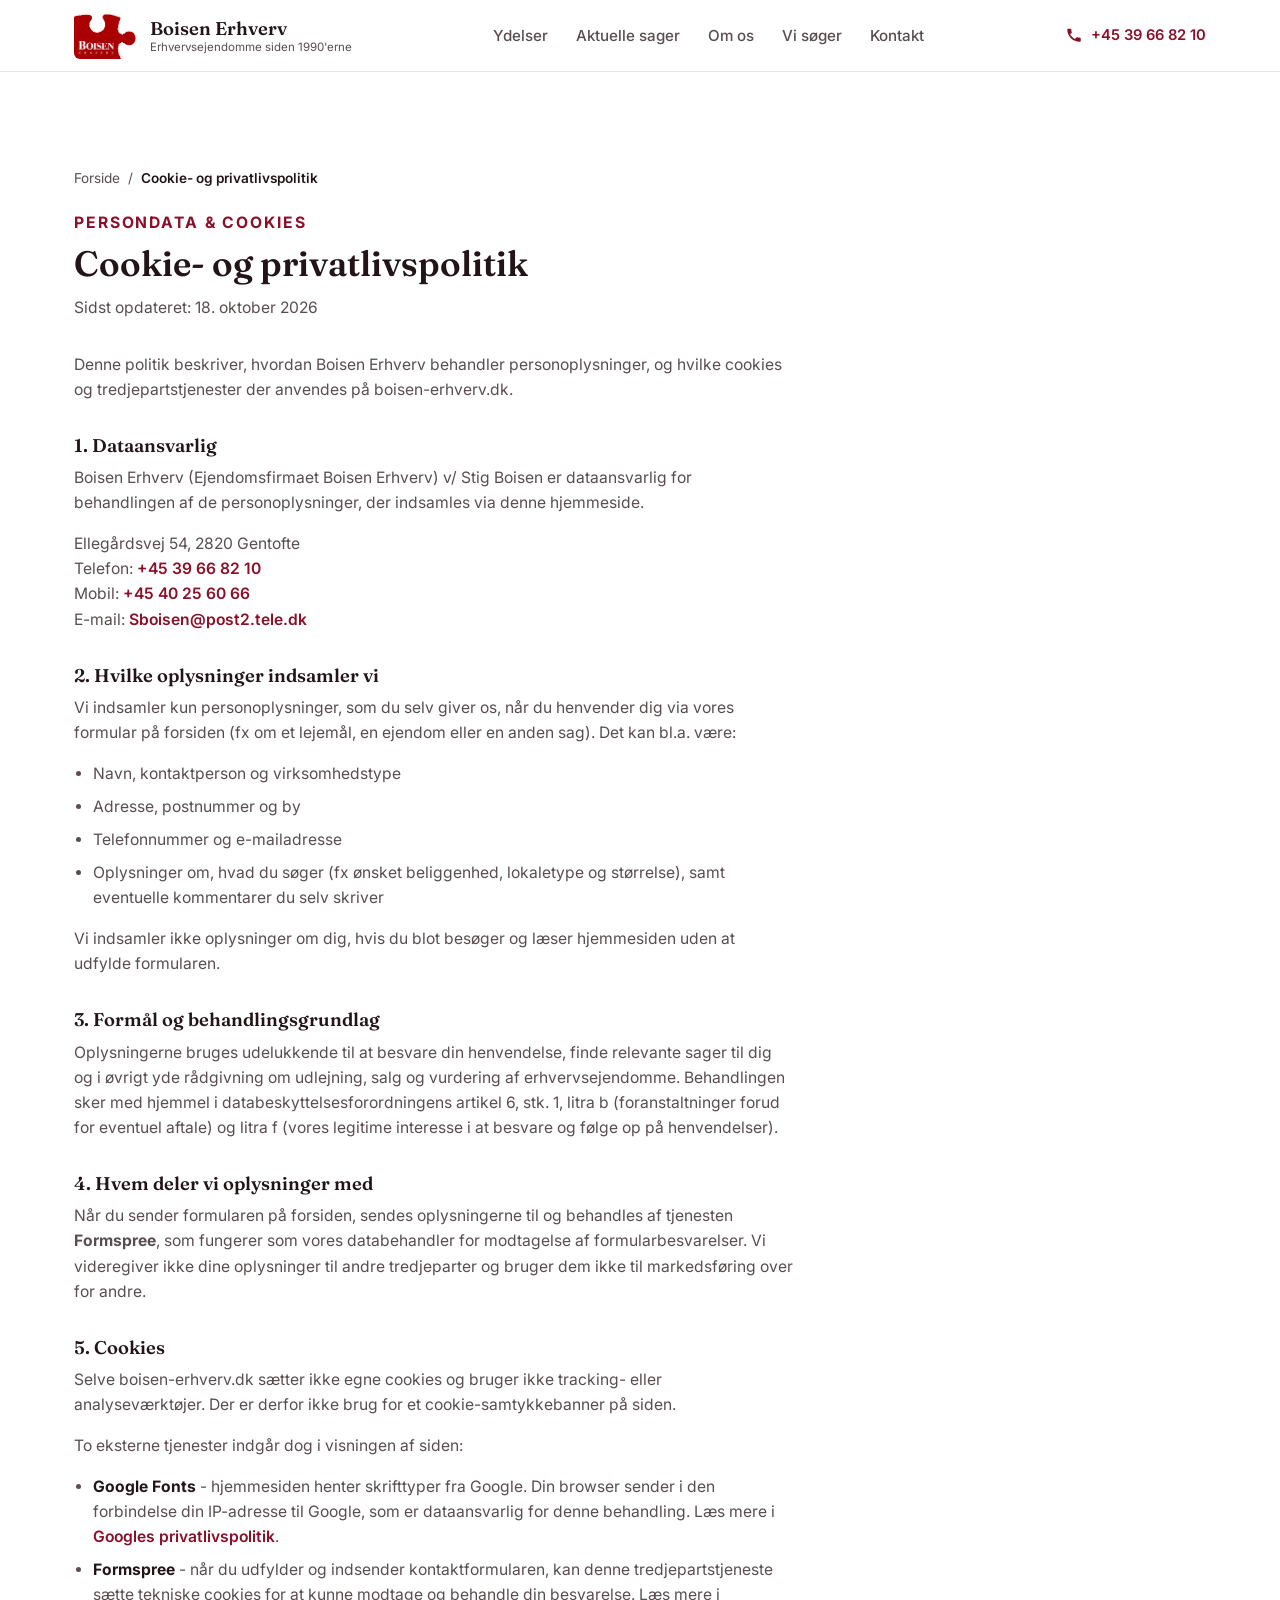
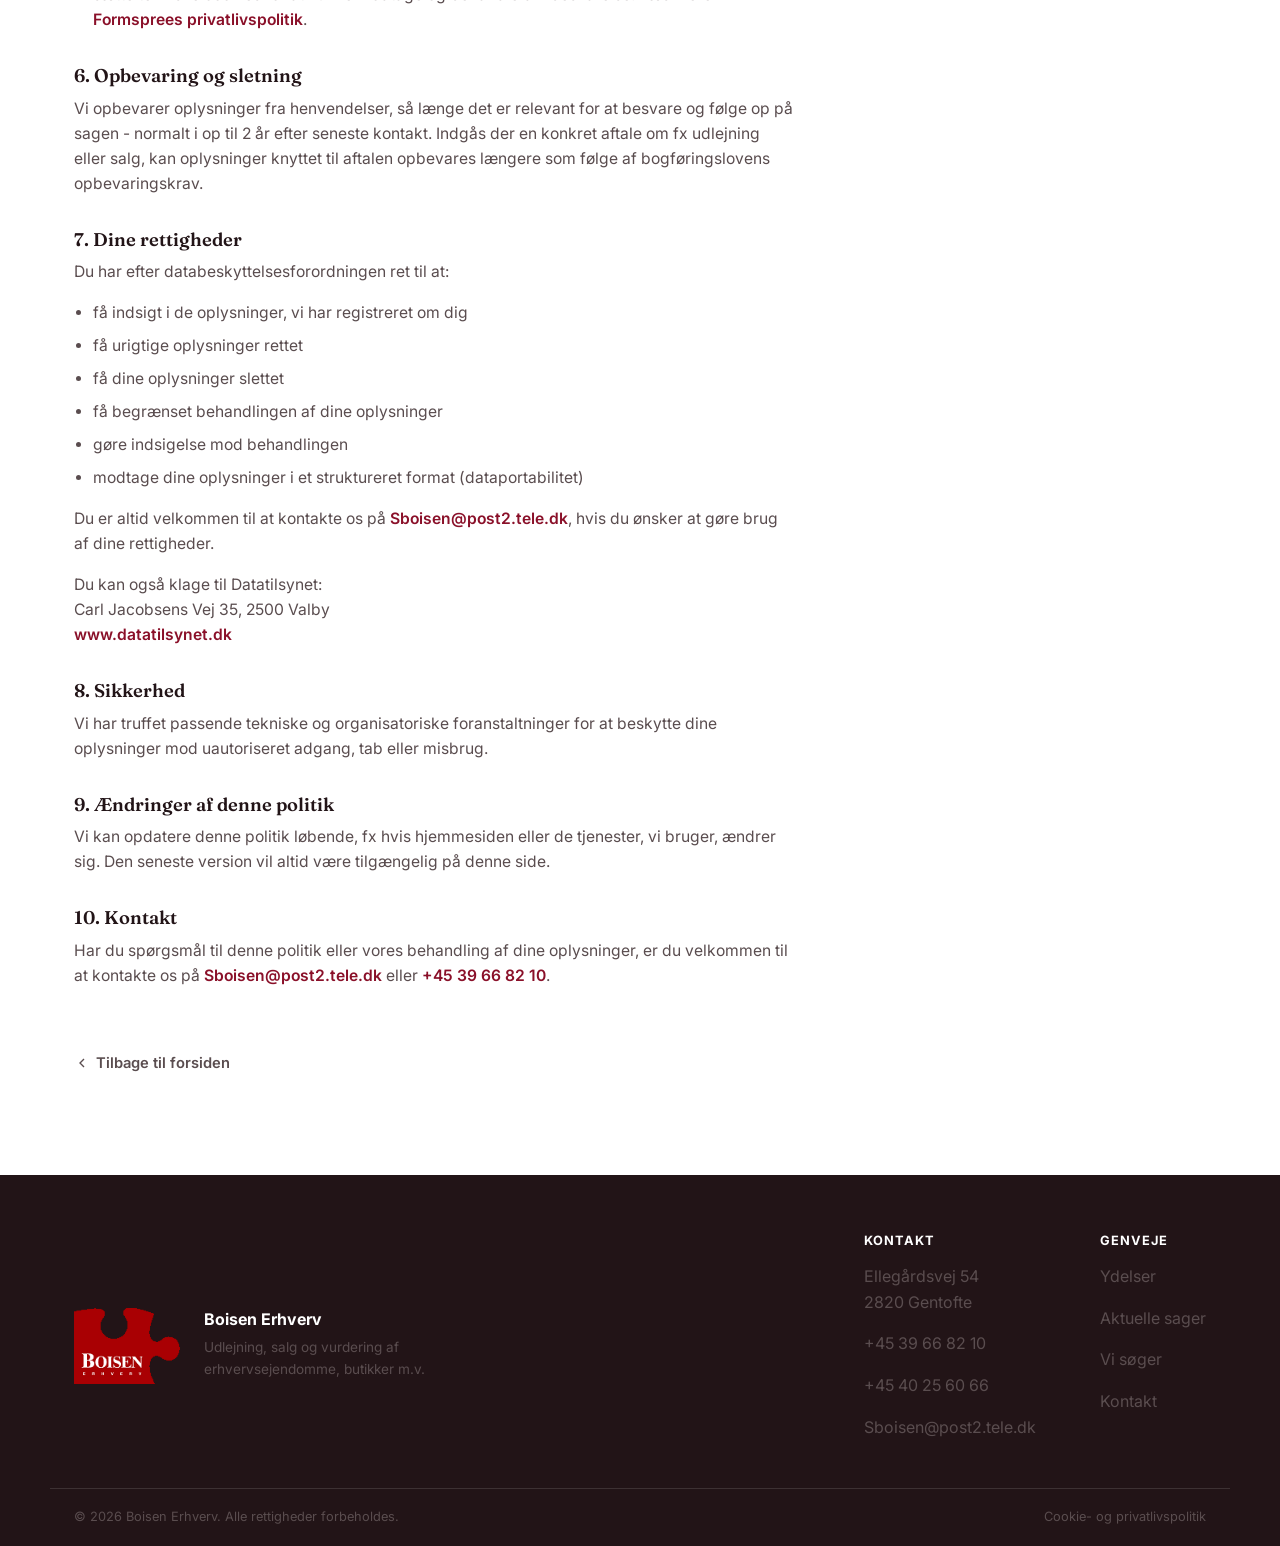
<file: privatlivspolitik/index.html>
<!doctype html>
<html lang="da">
<head>
<meta charset="UTF-8">
<meta name="viewport" content="width=device-width, initial-scale=1">
<title>Cookie- og privatlivspolitik - Boisen Erhverv</title>
<meta name="description" content="Læs hvordan Boisen Erhverv behandler personoplysninger og bruger cookies på boisen-erhverv.dk.">
<meta name="robots" content="index, follow">
<link rel="canonical" href="https://boisen-erhverv.dk/privatlivspolitik/">
<meta property="og:title" content="Cookie- og privatlivspolitik - Boisen Erhverv">
<meta property="og:description" content="Læs hvordan Boisen Erhverv behandler personoplysninger og bruger cookies på boisen-erhverv.dk.">
<meta property="og:url" content="https://boisen-erhverv.dk/privatlivspolitik/">
<meta property="og:type" content="website">
<meta property="og:locale" content="da_DK">
<link rel="icon" type="image/png" href="/images/logo.png">
<link rel="preconnect" href="https://fonts.googleapis.com">
<link rel="preconnect" href="https://fonts.gstatic.com" crossorigin>
<link href="https://fonts.googleapis.com/css2?family=Inter:wght@400;500;600;700;800&family=Fraunces:opsz,wght@9..144,500;9..144,600&display=swap" rel="stylesheet">
<link rel="stylesheet" href="/css/styles.css">
</head>
<body>

<a class="skip-link" href="#main">Spring til indhold</a>

<header class="site-header" id="top">
  <div class="wrap header-inner">
    <a class="brand" href="/" aria-label="Boisen Erhverv - forside">
      <img src="/images/logo.png" alt="Boisen Erhverv" width="64" height="47" class="brand-mark">
      <span class="brand-text">
        <span class="brand-name">Boisen Erhverv</span>
        <span class="brand-tag">Erhvervsejendomme siden 1990'erne</span>
      </span>
    </a>

    <nav class="main-nav" id="main-nav" aria-label="Hovedmenu">
      <ul>
        <li><a href="/#ydelser">Ydelser</a></li>
        <li><a href="/#sager">Aktuelle sager</a></li>
        <li><a href="/#om-os">Om os</a></li>
        <li><a href="/#soeges">Vi søger</a></li>
        <li><a href="/#kontakt">Kontakt</a></li>
      </ul>
    </nav>

    <div class="header-actions">
      <a class="tel-link" href="tel:+4539668210">
        <svg viewBox="0 0 24 24" aria-hidden="true" class="icon"><path d="M6.6 10.8c1.4 2.8 3.8 5.1 6.6 6.6l2.2-2.2c.3-.3.7-.4 1-.2 1.1.4 2.3.6 3.6.6.6 0 1 .4 1 1V20c0 .6-.4 1-1 1C10.4 21 3 13.6 3 4.6c0-.6.4-1 1-1h3.4c.6 0 1 .4 1 1 0 1.3.2 2.5.6 3.6.1.4 0 .8-.2 1l-2.2 2.2z"/></svg>
        <span>+45 39 66 82 10</span>
      </a>
      <button class="nav-toggle" id="nav-toggle" aria-expanded="false" aria-controls="main-nav" aria-label="Åbn menu">
        <span></span><span></span><span></span>
      </button>
    </div>
  </div>
</header>

<main id="main">
  <section class="section legal">
    <div class="wrap">
      <nav class="breadcrumb" aria-label="Brødkrumme">
        <a href="/">Forside</a>
        <span aria-hidden="true">/</span>
        <span aria-current="page">Cookie- og privatlivspolitik</span>
      </nav>

      <div class="legal-page">
        <p class="eyebrow">Persondata &amp; cookies</p>
        <h1>Cookie- og privatlivspolitik</h1>
        <p class="legal-updated">Sidst opdateret: 18. oktober 2026</p>

        <p>Denne politik beskriver, hvordan Boisen Erhverv behandler personoplysninger, og hvilke cookies og tredjepartstjenester der anvendes på boisen-erhverv.dk.</p>

        <h2>1. Dataansvarlig</h2>
        <p>Boisen Erhverv (Ejendomsfirmaet Boisen Erhverv) v/ Stig Boisen er dataansvarlig for behandlingen af de personoplysninger, der indsamles via denne hjemmeside.</p>
        <p>
          Ellegårdsvej 54, 2820 Gentofte<br>
          Telefon: <a href="tel:+4539668210">+45 39 66 82 10</a><br>
          Mobil: <a href="tel:+4540256066">+45 40 25 60 66</a><br>
          E-mail: <a href="mailto:Sboisen@post2.tele.dk">Sboisen@post2.tele.dk</a>
        </p>

        <h2>2. Hvilke oplysninger indsamler vi</h2>
        <p>Vi indsamler kun personoplysninger, som du selv giver os, når du henvender dig via vores formular på forsiden (fx om et lejemål, en ejendom eller en anden sag). Det kan bl.a. være:</p>
        <ul>
          <li>Navn, kontaktperson og virksomhedstype</li>
          <li>Adresse, postnummer og by</li>
          <li>Telefonnummer og e-mailadresse</li>
          <li>Oplysninger om, hvad du søger (fx ønsket beliggenhed, lokaletype og størrelse), samt eventuelle kommentarer du selv skriver</li>
        </ul>
        <p>Vi indsamler ikke oplysninger om dig, hvis du blot besøger og læser hjemmesiden uden at udfylde formularen.</p>

        <h2>3. Formål og behandlingsgrundlag</h2>
        <p>Oplysningerne bruges udelukkende til at besvare din henvendelse, finde relevante sager til dig og i øvrigt yde rådgivning om udlejning, salg og vurdering af erhvervsejendomme. Behandlingen sker med hjemmel i databeskyttelsesforordningens artikel 6, stk. 1, litra b (foranstaltninger forud for eventuel aftale) og litra f (vores legitime interesse i at besvare og følge op på henvendelser).</p>

        <h2>4. Hvem deler vi oplysninger med</h2>
        <p>Når du sender formularen på forsiden, sendes oplysningerne til og behandles af tjenesten <strong>Formspree</strong>, som fungerer som vores databehandler for modtagelse af formularbesvarelser. Vi videregiver ikke dine oplysninger til andre tredjeparter og bruger dem ikke til markedsføring over for andre.</p>

        <h2>5. Cookies</h2>
        <p>Selve boisen-erhverv.dk sætter ikke egne cookies og bruger ikke tracking- eller analyseværktøjer. Der er derfor ikke brug for et cookie-samtykkebanner på siden.</p>
        <p>To eksterne tjenester indgår dog i visningen af siden:</p>
        <ul>
          <li><strong>Google Fonts</strong> - hjemmesiden henter skrifttyper fra Google. Din browser sender i den forbindelse din IP-adresse til Google, som er dataansvarlig for denne behandling. Læs mere i <a href="https://policies.google.com/privacy" target="_blank" rel="noopener">Googles privatlivspolitik</a>.</li>
          <li><strong>Formspree</strong> - når du udfylder og indsender kontaktformularen, kan denne tredjepartstjeneste sætte tekniske cookies for at kunne modtage og behandle din besvarelse. Læs mere i <a href="https://formspree.io/legal/privacy-policy/" target="_blank" rel="noopener">Formsprees privatlivspolitik</a>.</li>
        </ul>

        <h2>6. Opbevaring og sletning</h2>
        <p>Vi opbevarer oplysninger fra henvendelser, så længe det er relevant for at besvare og følge op på sagen - normalt i op til 2 år efter seneste kontakt. Indgås der en konkret aftale om fx udlejning eller salg, kan oplysninger knyttet til aftalen opbevares længere som følge af bogføringslovens opbevaringskrav.</p>

        <h2>7. Dine rettigheder</h2>
        <p>Du har efter databeskyttelsesforordningen ret til at:</p>
        <ul>
          <li>få indsigt i de oplysninger, vi har registreret om dig</li>
          <li>få urigtige oplysninger rettet</li>
          <li>få dine oplysninger slettet</li>
          <li>få begrænset behandlingen af dine oplysninger</li>
          <li>gøre indsigelse mod behandlingen</li>
          <li>modtage dine oplysninger i et struktureret format (dataportabilitet)</li>
        </ul>
        <p>Du er altid velkommen til at kontakte os på <a href="mailto:Sboisen@post2.tele.dk">Sboisen@post2.tele.dk</a>, hvis du ønsker at gøre brug af dine rettigheder.</p>
        <p>Du kan også klage til Datatilsynet:<br>
          Carl Jacobsens Vej 35, 2500 Valby<br>
          <a href="https://www.datatilsynet.dk" target="_blank" rel="noopener">www.datatilsynet.dk</a></p>

        <h2>8. Sikkerhed</h2>
        <p>Vi har truffet passende tekniske og organisatoriske foranstaltninger for at beskytte dine oplysninger mod uautoriseret adgang, tab eller misbrug.</p>

        <h2>9. Ændringer af denne politik</h2>
        <p>Vi kan opdatere denne politik løbende, fx hvis hjemmesiden eller de tjenester, vi bruger, ændrer sig. Den seneste version vil altid være tilgængelig på denne side.</p>

        <h2>10. Kontakt</h2>
        <p>Har du spørgsmål til denne politik eller vores behandling af dine oplysninger, er du velkommen til at kontakte os på <a href="mailto:Sboisen@post2.tele.dk">Sboisen@post2.tele.dk</a> eller <a href="tel:+4539668210">+45 39 66 82 10</a>.</p>
      </div>

      <a class="back-link" href="/">
        <svg viewBox="0 0 24 24" width="16" height="16" fill="none" stroke="currentColor" stroke-width="2"><path d="M15 18l-6-6 6-6"/></svg>
        Tilbage til forsiden
      </a>
    </div>
  </section>
</main>

<footer class="site-footer">
  <div class="wrap footer-inner">
    <div class="footer-brand">
      <img src="/images/logo.png" alt="Boisen Erhverv" width="110" height="80">
      <div>
        <p class="footer-name">Boisen Erhverv</p>
        <p class="footer-tag">Udlejning, salg og vurdering af erhvervsejendomme, butikker m.v.</p>
      </div>
    </div>
    <div class="footer-cols">
      <div>
        <p class="footer-heading">Kontakt</p>
        <p>Ellegårdsvej 54<br>2820 Gentofte</p>
        <p><a href="tel:+4539668210">+45 39 66 82 10</a></p>
        <p><a href="tel:+4540256066">+45 40 25 60 66</a></p>
        <p><a href="mailto:Sboisen@post2.tele.dk">Sboisen@post2.tele.dk</a></p>
      </div>
      <div>
        <p class="footer-heading">Genveje</p>
        <p><a href="/#ydelser">Ydelser</a></p>
        <p><a href="/#sager">Aktuelle sager</a></p>
        <p><a href="/#soeges">Vi søger</a></p>
        <p><a href="/#kontakt">Kontakt</a></p>
      </div>
    </div>
  </div>
  <div class="wrap footer-bottom">
    <p>© <span id="year"></span> Boisen Erhverv. Alle rettigheder forbeholdes.</p>
    <p><a href="/privatlivspolitik/">Cookie- og privatlivspolitik</a></p>
  </div>
</footer>

<script src="/js/main.js"></script>
</body>
</html>
</file>
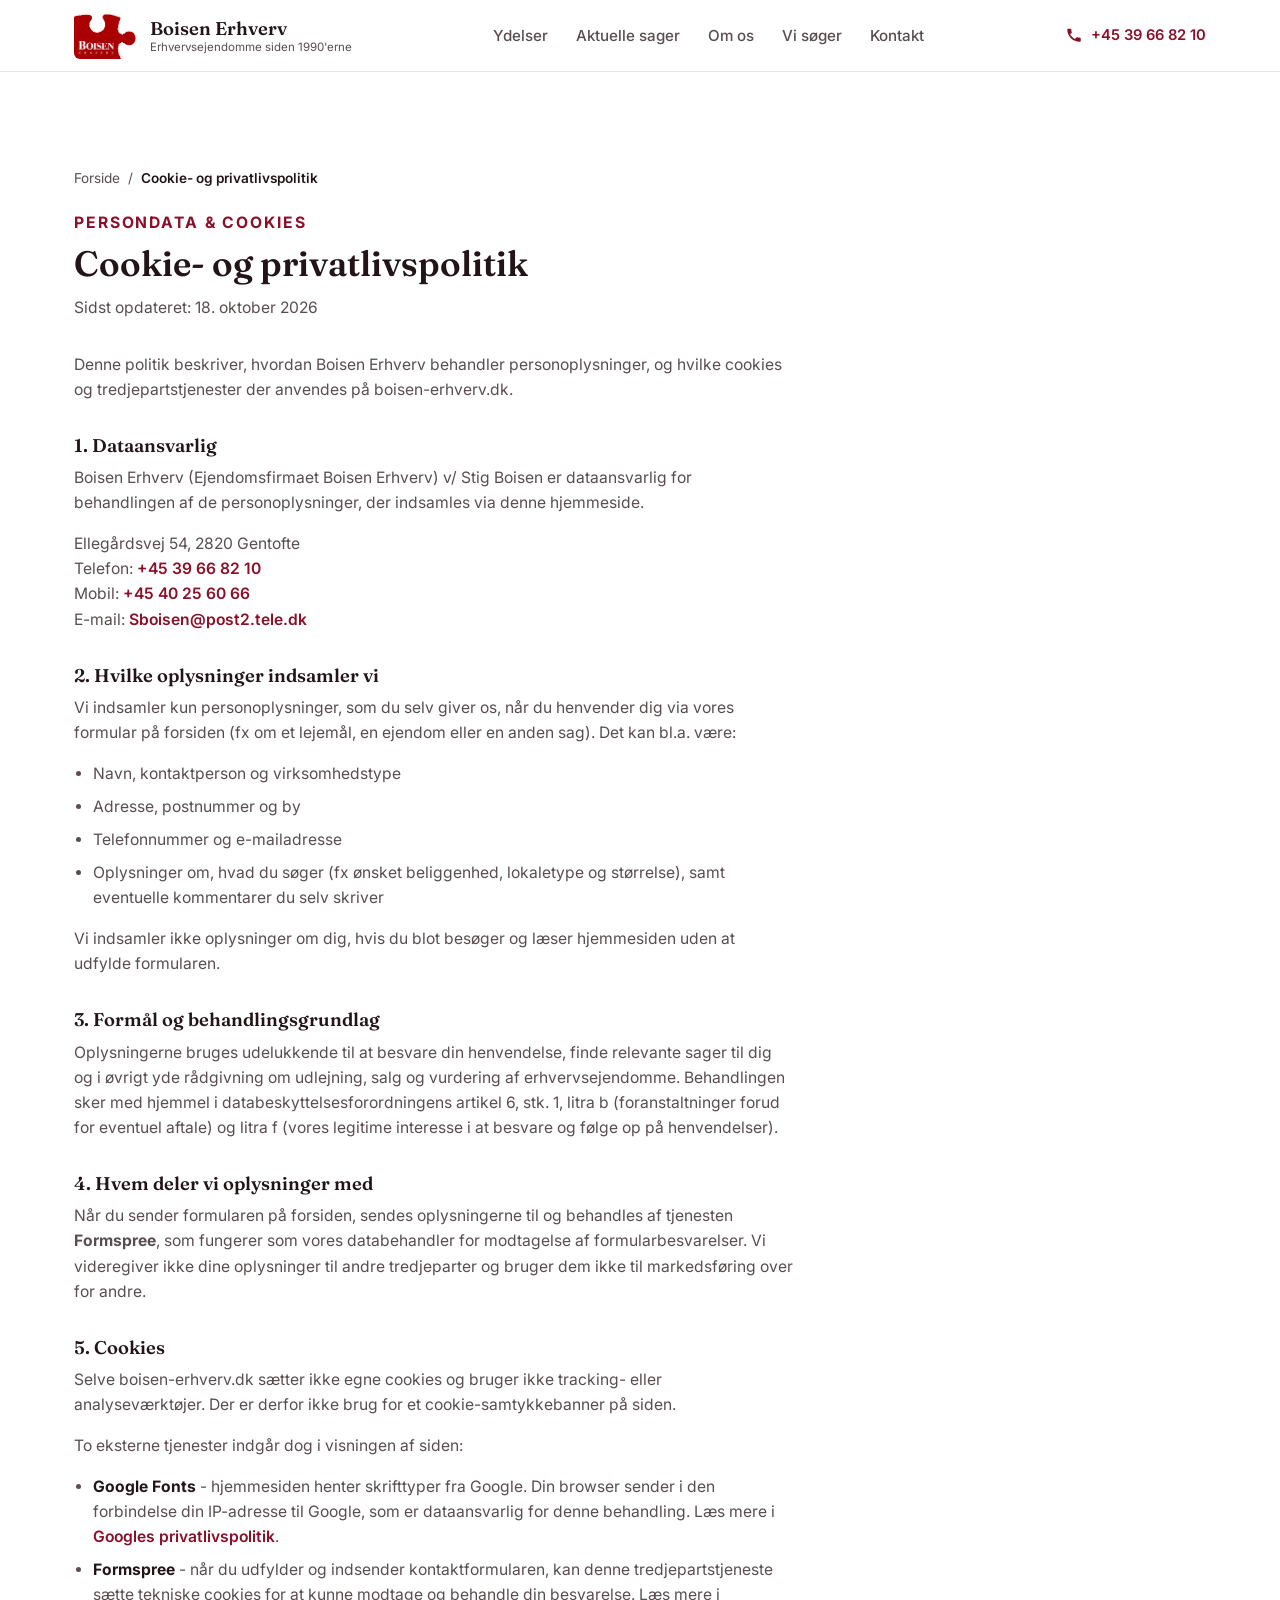
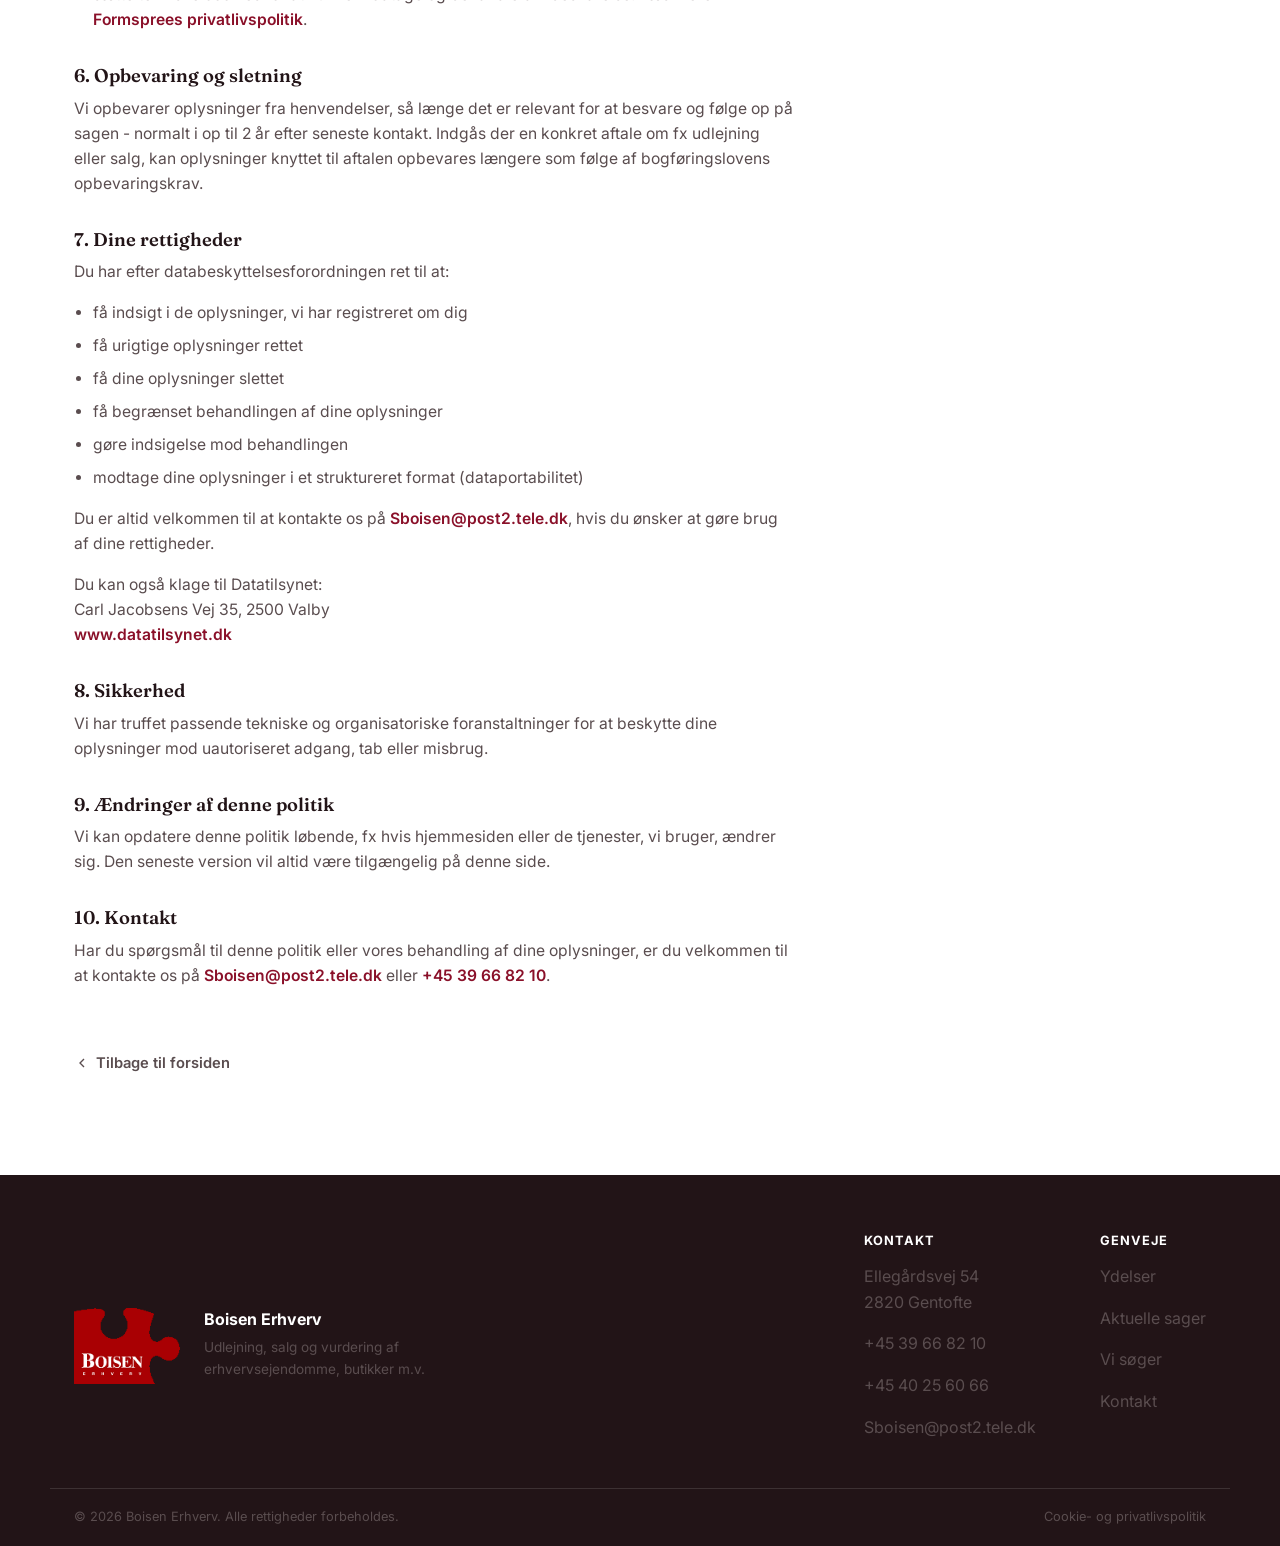
<file: privatlivspolitik.html>
<!doctype html>
<html lang="da">
<head>
<meta charset="UTF-8">
<meta name="viewport" content="width=device-width, initial-scale=1">
<title>Cookie- og privatlivspolitik - Boisen Erhverv</title>
<meta name="description" content="Læs hvordan Boisen Erhverv behandler personoplysninger og bruger cookies på boisen-erhverv.dk.">
<meta name="robots" content="index, follow">
<link rel="canonical" href="https://boisen-erhverv.dk/privatlivspolitik.html">
<meta property="og:title" content="Cookie- og privatlivspolitik - Boisen Erhverv">
<meta property="og:description" content="Læs hvordan Boisen Erhverv behandler personoplysninger og bruger cookies på boisen-erhverv.dk.">
<meta property="og:url" content="https://boisen-erhverv.dk/privatlivspolitik.html">
<meta property="og:type" content="website">
<meta property="og:locale" content="da_DK">
<link rel="icon" type="image/png" href="images/logo.png">
<link rel="preconnect" href="https://fonts.googleapis.com">
<link rel="preconnect" href="https://fonts.gstatic.com" crossorigin>
<link href="https://fonts.googleapis.com/css2?family=Inter:wght@400;500;600;700;800&family=Fraunces:opsz,wght@9..144,500;9..144,600&display=swap" rel="stylesheet">
<link rel="stylesheet" href="css/styles.css">
</head>
<body>

<a class="skip-link" href="#main">Spring til indhold</a>

<header class="site-header" id="top">
  <div class="wrap header-inner">
    <a class="brand" href="/" aria-label="Boisen Erhverv - forside">
      <img src="images/logo.png" alt="Boisen Erhverv" width="64" height="47" class="brand-mark">
      <span class="brand-text">
        <span class="brand-name">Boisen Erhverv</span>
        <span class="brand-tag">Erhvervsejendomme siden 1990'erne</span>
      </span>
    </a>

    <nav class="main-nav" id="main-nav" aria-label="Hovedmenu">
      <ul>
        <li><a href="/#ydelser">Ydelser</a></li>
        <li><a href="/#sager">Aktuelle sager</a></li>
        <li><a href="/#om-os">Om os</a></li>
        <li><a href="/#soeges">Vi søger</a></li>
        <li><a href="/#kontakt">Kontakt</a></li>
      </ul>
    </nav>

    <div class="header-actions">
      <a class="tel-link" href="tel:+4539668210">
        <svg viewBox="0 0 24 24" aria-hidden="true" class="icon"><path d="M6.6 10.8c1.4 2.8 3.8 5.1 6.6 6.6l2.2-2.2c.3-.3.7-.4 1-.2 1.1.4 2.3.6 3.6.6.6 0 1 .4 1 1V20c0 .6-.4 1-1 1C10.4 21 3 13.6 3 4.6c0-.6.4-1 1-1h3.4c.6 0 1 .4 1 1 0 1.3.2 2.5.6 3.6.1.4 0 .8-.2 1l-2.2 2.2z"/></svg>
        <span>+45 39 66 82 10</span>
      </a>
      <button class="nav-toggle" id="nav-toggle" aria-expanded="false" aria-controls="main-nav" aria-label="Åbn menu">
        <span></span><span></span><span></span>
      </button>
    </div>
  </div>
</header>

<main id="main">
  <section class="section legal">
    <div class="wrap">
      <nav class="breadcrumb" aria-label="Brødkrumme">
        <a href="/">Forside</a>
        <span aria-hidden="true">/</span>
        <span aria-current="page">Cookie- og privatlivspolitik</span>
      </nav>

      <div class="legal-page">
        <p class="eyebrow">Persondata &amp; cookies</p>
        <h1>Cookie- og privatlivspolitik</h1>
        <p class="legal-updated">Sidst opdateret: 18. oktober 2026</p>

        <p>Denne politik beskriver, hvordan Boisen Erhverv behandler personoplysninger, og hvilke cookies og tredjepartstjenester der anvendes på boisen-erhverv.dk.</p>

        <h2>1. Dataansvarlig</h2>
        <p>Boisen Erhverv (Ejendomsfirmaet Boisen Erhverv) v/ Stig Boisen er dataansvarlig for behandlingen af de personoplysninger, der indsamles via denne hjemmeside.</p>
        <p>
          Ellegårdsvej 54, 2820 Gentofte<br>
          Telefon: <a href="tel:+4539668210">+45 39 66 82 10</a><br>
          Mobil: <a href="tel:+4540256066">+45 40 25 60 66</a><br>
          E-mail: <a href="mailto:Sboisen@post2.tele.dk">Sboisen@post2.tele.dk</a>
        </p>

        <h2>2. Hvilke oplysninger indsamler vi</h2>
        <p>Vi indsamler kun personoplysninger, som du selv giver os, når du henvender dig via vores formular på forsiden (fx om et lejemål, en ejendom eller en anden sag). Det kan bl.a. være:</p>
        <ul>
          <li>Navn, kontaktperson og virksomhedstype</li>
          <li>Adresse, postnummer og by</li>
          <li>Telefonnummer og e-mailadresse</li>
          <li>Oplysninger om, hvad du søger (fx ønsket beliggenhed, lokaletype og størrelse), samt eventuelle kommentarer du selv skriver</li>
        </ul>
        <p>Vi indsamler ikke oplysninger om dig, hvis du blot besøger og læser hjemmesiden uden at udfylde formularen.</p>

        <h2>3. Formål og behandlingsgrundlag</h2>
        <p>Oplysningerne bruges udelukkende til at besvare din henvendelse, finde relevante sager til dig og i øvrigt yde rådgivning om udlejning, salg og vurdering af erhvervsejendomme. Behandlingen sker med hjemmel i databeskyttelsesforordningens artikel 6, stk. 1, litra b (foranstaltninger forud for eventuel aftale) og litra f (vores legitime interesse i at besvare og følge op på henvendelser).</p>

        <h2>4. Hvem deler vi oplysninger med</h2>
        <p>Når du sender formularen på forsiden, sendes oplysningerne til og behandles af tjenesten <strong>Formspree</strong>, som fungerer som vores databehandler for modtagelse af formularbesvarelser. Vi videregiver ikke dine oplysninger til andre tredjeparter og bruger dem ikke til markedsføring over for andre.</p>

        <h2>5. Cookies</h2>
        <p>Selve boisen-erhverv.dk sætter ikke egne cookies og bruger ikke tracking- eller analyseværktøjer. Der er derfor ikke brug for et cookie-samtykkebanner på siden.</p>
        <p>To eksterne tjenester indgår dog i visningen af siden:</p>
        <ul>
          <li><strong>Google Fonts</strong> - hjemmesiden henter skrifttyper fra Google. Din browser sender i den forbindelse din IP-adresse til Google, som er dataansvarlig for denne behandling. Læs mere i <a href="https://policies.google.com/privacy" target="_blank" rel="noopener">Googles privatlivspolitik</a>.</li>
          <li><strong>Formspree</strong> - når du udfylder og indsender kontaktformularen, kan denne tredjepartstjeneste sætte tekniske cookies for at kunne modtage og behandle din besvarelse. Læs mere i <a href="https://formspree.io/legal/privacy-policy/" target="_blank" rel="noopener">Formsprees privatlivspolitik</a>.</li>
        </ul>

        <h2>6. Opbevaring og sletning</h2>
        <p>Vi opbevarer oplysninger fra henvendelser, så længe det er relevant for at besvare og følge op på sagen - normalt i op til 2 år efter seneste kontakt. Indgås der en konkret aftale om fx udlejning eller salg, kan oplysninger knyttet til aftalen opbevares længere som følge af bogføringslovens opbevaringskrav.</p>

        <h2>7. Dine rettigheder</h2>
        <p>Du har efter databeskyttelsesforordningen ret til at:</p>
        <ul>
          <li>få indsigt i de oplysninger, vi har registreret om dig</li>
          <li>få urigtige oplysninger rettet</li>
          <li>få dine oplysninger slettet</li>
          <li>få begrænset behandlingen af dine oplysninger</li>
          <li>gøre indsigelse mod behandlingen</li>
          <li>modtage dine oplysninger i et struktureret format (dataportabilitet)</li>
        </ul>
        <p>Du er altid velkommen til at kontakte os på <a href="mailto:Sboisen@post2.tele.dk">Sboisen@post2.tele.dk</a>, hvis du ønsker at gøre brug af dine rettigheder.</p>
        <p>Du kan også klage til Datatilsynet:<br>
          Carl Jacobsens Vej 35, 2500 Valby<br>
          <a href="https://www.datatilsynet.dk" target="_blank" rel="noopener">www.datatilsynet.dk</a></p>

        <h2>8. Sikkerhed</h2>
        <p>Vi har truffet passende tekniske og organisatoriske foranstaltninger for at beskytte dine oplysninger mod uautoriseret adgang, tab eller misbrug.</p>

        <h2>9. Ændringer af denne politik</h2>
        <p>Vi kan opdatere denne politik løbende, fx hvis hjemmesiden eller de tjenester, vi bruger, ændrer sig. Den seneste version vil altid være tilgængelig på denne side.</p>

        <h2>10. Kontakt</h2>
        <p>Har du spørgsmål til denne politik eller vores behandling af dine oplysninger, er du velkommen til at kontakte os på <a href="mailto:Sboisen@post2.tele.dk">Sboisen@post2.tele.dk</a> eller <a href="tel:+4539668210">+45 39 66 82 10</a>.</p>
      </div>

      <a class="back-link" href="/">
        <svg viewBox="0 0 24 24" width="16" height="16" fill="none" stroke="currentColor" stroke-width="2"><path d="M15 18l-6-6 6-6"/></svg>
        Tilbage til forsiden
      </a>
    </div>
  </section>
</main>

<footer class="site-footer">
  <div class="wrap footer-inner">
    <div class="footer-brand">
      <img src="images/logo.png" alt="Boisen Erhverv" width="110" height="80">
      <div>
        <p class="footer-name">Boisen Erhverv</p>
        <p class="footer-tag">Udlejning, salg og vurdering af erhvervsejendomme, butikker m.v.</p>
      </div>
    </div>
    <div class="footer-cols">
      <div>
        <p class="footer-heading">Kontakt</p>
        <p>Ellegårdsvej 54<br>2820 Gentofte</p>
        <p><a href="tel:+4539668210">+45 39 66 82 10</a></p>
        <p><a href="tel:+4540256066">+45 40 25 60 66</a></p>
        <p><a href="mailto:Sboisen@post2.tele.dk">Sboisen@post2.tele.dk</a></p>
      </div>
      <div>
        <p class="footer-heading">Genveje</p>
        <p><a href="/#ydelser">Ydelser</a></p>
        <p><a href="/#sager">Aktuelle sager</a></p>
        <p><a href="/#soeges">Vi søger</a></p>
        <p><a href="/#kontakt">Kontakt</a></p>
      </div>
    </div>
  </div>
  <div class="wrap footer-bottom">
    <p>© <span id="year"></span> Boisen Erhverv. Alle rettigheder forbeholdes.</p>
    <p><a href="privatlivspolitik.html">Cookie- og privatlivspolitik</a></p>
  </div>
</footer>

<script src="js/main.js"></script>
</body>
</html>
</file>
<file: css/styles.css>
/* ---------- Design tokens ---------- */
:root{
  --brand: #8a1029;
  --brand-dark: #5c0b1c;
  --brand-light: #b91c3c;
  --brand-tint: #fbeef0;

  --ink: #221417;
  --ink-soft: #5a4d4f;
  --paper: #ffffff;
  --paper-alt: #faf6f4;
  --line: #ece2e0;

  --radius: 14px;
  --radius-lg: 22px;
  --shadow: 0 10px 30px -12px rgba(34, 20, 23, 0.18);
  --shadow-sm: 0 4px 14px -6px rgba(34, 20, 23, 0.14);

  --font-body: "Inter", system-ui, -apple-system, "Segoe UI", sans-serif;
  --font-display: "Fraunces", Georgia, serif;

  --container: 1180px;
}

@media (prefers-color-scheme: dark){
  :root:not([data-theme="light"]){
    --ink: #f4ecee;
    --ink-soft: #cdb9bd;
    --paper: #1b1315;
    --paper-alt: #221819;
    --line: #382b2e;
    --brand-tint: #33161d;
  }
}

*, *::before, *::after{ box-sizing: border-box; }
html{ scroll-behavior: smooth; }
body{
  margin: 0;
  font-family: var(--font-body);
  color: var(--ink);
  background: var(--paper);
  -webkit-font-smoothing: antialiased;
  line-height: 1.6;
}
img{ max-width: 100%; display: block; }
a{ color: inherit; }
ul{ margin: 0; padding: 0; list-style: none; }
h1,h2,h3{ font-family: var(--font-display); font-weight: 600; line-height: 1.15; margin: 0 0 .5em; }
p{ margin: 0 0 1em; color: var(--ink-soft); }
.icon{ width: 18px; height: 18px; fill: currentColor; }

.wrap{
  max-width: var(--container);
  margin-inline: auto;
  padding-inline: 24px;
}

.skip-link{
  position: absolute;
  left: -999px;
  top: 0;
  background: var(--brand);
  color: #fff;
  padding: 10px 16px;
  border-radius: 0 0 8px 0;
  z-index: 200;
}
.skip-link:focus{ left: 0; }

.eyebrow{
  text-transform: uppercase;
  letter-spacing: .12em;
  font-size: .78rem;
  font-weight: 700;
  color: var(--brand);
  margin: 0 0 .6em;
}

.btn{
  display: inline-flex;
  align-items: center;
  justify-content: center;
  gap: 8px;
  padding: 13px 24px;
  border-radius: 999px;
  font-weight: 600;
  font-size: .95rem;
  text-decoration: none;
  border: 1.5px solid transparent;
  cursor: pointer;
  transition: transform .15s ease, box-shadow .15s ease, background .15s ease, color .15s ease;
}
.btn-primary{
  background: var(--brand);
  color: #fff;
  box-shadow: var(--shadow-sm);
}
.btn-primary:hover{ background: var(--brand-dark); transform: translateY(-1px); }
.btn-ghost{
  background: rgba(255,255,255,.08);
  color: #fff;
  border-color: rgba(255,255,255,.55);
  backdrop-filter: blur(4px);
}
.btn-ghost:hover{ background: rgba(255,255,255,.18); }
.btn-wide{ width: 100%; margin-top: 8px; }

/* ---------- Header ---------- */
.site-header{
  position: sticky;
  top: 0;
  z-index: 100;
  background: color-mix(in srgb, var(--paper) 88%, transparent);
  backdrop-filter: blur(10px);
  border-bottom: 1px solid var(--line);
}
.header-inner{
  display: flex;
  align-items: center;
  justify-content: space-between;
  gap: 24px;
  padding-block: 12px;
}
.brand{
  display: flex;
  align-items: center;
  gap: 12px;
  text-decoration: none;
  color: var(--ink);
}
.brand-mark{ border-radius: 6px; }
.brand-text{ display: flex; flex-direction: column; line-height: 1.25; }
.brand-name{ font-family: var(--font-display); font-weight: 600; font-size: 1.15rem; }
.brand-tag{ font-size: .72rem; color: var(--ink-soft); }

.main-nav ul{ display: flex; gap: 28px; }
.main-nav a{
  text-decoration: none;
  font-weight: 500;
  font-size: .95rem;
  color: var(--ink-soft);
  transition: color .15s ease;
}
.main-nav a:hover{ color: var(--brand); }

.header-actions{ display: flex; align-items: center; gap: 18px; }
.tel-link{
  display: flex;
  align-items: center;
  gap: 8px;
  text-decoration: none;
  font-weight: 600;
  font-size: .92rem;
  color: var(--brand);
  white-space: nowrap;
}

.nav-toggle{
  display: none;
  flex-direction: column;
  justify-content: center;
  gap: 5px;
  width: 40px;
  height: 40px;
  border: 1px solid var(--line);
  border-radius: 8px;
  background: var(--paper);
  cursor: pointer;
}
.nav-toggle span{
  display: block;
  width: 18px;
  height: 2px;
  background: var(--ink);
  margin-inline: auto;
  transition: transform .2s ease, opacity .2s ease;
}
.nav-toggle[aria-expanded="true"] span:nth-child(1){ transform: translateY(7px) rotate(45deg); }
.nav-toggle[aria-expanded="true"] span:nth-child(2){ opacity: 0; }
.nav-toggle[aria-expanded="true"] span:nth-child(3){ transform: translateY(-7px) rotate(-45deg); }

/* ---------- Hero ---------- */
.hero{
  position: relative;
  isolation: isolate;
  min-height: 640px;
  display: flex;
  align-items: center;
  overflow: hidden;
  color: #fff;
}
.hero-media{
  position: absolute;
  inset: 0;
  background-image: url("../images/hero-copenhagen.jpg");
  background-size: cover;
  background-position: 30% 40%;
  z-index: -2;
  transform: scale(1.02);
}
.hero-overlay{
  position: absolute;
  inset: 0;
  z-index: -1;
  background:
    linear-gradient(180deg, rgba(28,10,15,.55) 0%, rgba(28,10,15,.72) 55%, rgba(20,7,11,.92) 100%),
    linear-gradient(100deg, rgba(90,10,25,.55), rgba(20,7,11,.25) 55%);
}
.hero-inner{ max-width: 720px; padding-block: 120px 100px; }
.hero .eyebrow{ color: #f4c3ce; }
.hero h1{ font-size: clamp(2.2rem, 4.6vw, 3.4rem); color: #fff; }
.hero-lede{ font-size: 1.1rem; color: rgba(255,255,255,.86); max-width: 56ch; }
.hero-cta{ display: flex; flex-wrap: wrap; gap: 14px; margin-top: 8px; }

/* ---------- Stats strip ---------- */
.stats{
  background: var(--brand);
  color: #fff;
}
.stats-inner{
  display: grid;
  grid-template-columns: repeat(4, 1fr);
  gap: 20px;
  padding-block: 28px;
}
.stat{ text-align: center; }
.stat-num{ display: block; font-family: var(--font-display); font-size: 1.6rem; font-weight: 600; }
.stat-label{ display: block; font-size: .8rem; color: rgba(255,255,255,.8); margin-top: 4px; }

/* ---------- Sections ---------- */
.section{ padding-block: 96px; }
.section h2{ font-size: clamp(1.7rem, 3vw, 2.3rem); max-width: 32ch; }
.section-lede{ max-width: 62ch; font-size: 1.05rem; }
#om-os{ background: var(--paper-alt); }
.wanted{ background: var(--paper-alt); }
.services{ padding-bottom: 48px; }
.listings{ padding-top: 48px; }

.grid{ display: grid; gap: 24px; }

/* Card base */
.card{
  background: var(--paper);
  border: 1px solid var(--line);
  border-radius: var(--radius-lg);
  overflow: hidden;
  transition: transform .2s ease, box-shadow .2s ease;
}
.card:hover{ transform: translateY(-3px); box-shadow: var(--shadow); }

/* Services */
.services-grid{ grid-template-columns: repeat(4, 1fr); margin-top: 44px; }
.service-card{ padding: 28px 24px; }
.service-icon{
  width: 48px; height: 48px;
  display: flex; align-items: center; justify-content: center;
  border-radius: 12px;
  background: var(--brand-tint);
  color: var(--brand);
  margin-bottom: 18px;
}
.service-icon svg{ width: 24px; height: 24px; fill: none; stroke: currentColor; stroke-width: 1.6; stroke-linecap: round; stroke-linejoin: round; }
.service-card h3{ font-size: 1.1rem; }
.service-card p{ font-size: .93rem; margin-bottom: 0; }

/* Listings */
.listings-grid{ grid-template-columns: repeat(3, 1fr); margin-top: 44px; }
.listing-media{
  position: relative;
  width: 100%;
  padding-top: 75%;
  overflow: hidden;
  background: var(--paper-alt);
  flex-shrink: 0;
}
.listing-media img{ position: absolute; inset: 0; width: 100%; height: 100%; object-fit: cover; }
.listing-media-fallback{
  position: absolute; inset: 0;
  display: flex; align-items: center; justify-content: center;
  background: linear-gradient(135deg, var(--brand-tint), var(--paper-alt));
  color: var(--brand);
}
.listing-media-fallback svg{ width: 56px; height: 56px; fill: none; stroke: currentColor; stroke-width: 1.2; }
.badge{
  position: absolute;
  top: 14px; left: 14px;
  padding: 5px 12px;
  border-radius: 999px;
  font-size: .72rem;
  font-weight: 700;
  letter-spacing: .02em;
  color: #fff;
  background: var(--brand);
}
.badge-salg{ background: #1f6f4d; }
.badge-afst{ background: #a5680f; }
.badge-solgt{ background: #3a3a3a; }

.sold-ribbon{
  position: absolute;
  top: 20px;
  right: -42px;
  width: 170px;
  padding: 7px 0;
  background: var(--brand);
  color: #fff;
  font-size: .82rem;
  font-weight: 800;
  letter-spacing: .1em;
  text-align: center;
  text-transform: uppercase;
  transform: rotate(45deg);
  box-shadow: 0 2px 8px rgba(0,0,0,.3);
  z-index: 2;
}
.listing-body{ padding: 22px; }
.listing-body h3{ font-size: 1.1rem; margin-bottom: .2em; }
.listing-meta{ font-size: .82rem; color: var(--brand); font-weight: 600; margin-bottom: .8em; }
.listing-body p{ font-size: .93rem; }
.listing-price{ font-weight: 700; color: var(--ink); margin-bottom: .8em; }

.listing-card{
  display: flex;
  flex-direction: column;
  text-decoration: none;
  color: inherit;
}
.listing-more{
  display: inline-flex;
  align-items: center;
  gap: 6px;
  font-size: .86rem;
  font-weight: 700;
  color: var(--brand);
  margin-top: auto;
}
.listing-more svg{ width: 15px; height: 15px; fill: none; stroke: currentColor; stroke-width: 2; transition: transform .15s ease; }
.listing-card:hover .listing-more svg{ transform: translateX(3px); }

.listing-card-cta{
  display: flex;
  align-items: center;
  background: var(--brand-tint);
  border-style: dashed;
  border-color: var(--brand-light);
}
.listing-cta-body{ padding: 28px; }
.listing-cta-body h3{ font-size: 1.15rem; }

/* About */
.about-inner{
  display: grid;
  grid-template-columns: 1.15fr .85fr;
  gap: 56px;
  align-items: start;
}
.about-media{ position: sticky; top: 100px; }
.about-media-frame{
  position: relative;
  border-radius: var(--radius-lg);
  box-shadow: var(--shadow);
  overflow: hidden;
  aspect-ratio: 5 / 4;
}
.about-media-frame img{
  width: 100%;
  height: 100%;
  object-fit: cover;
  object-position: 0% 42%;
}
.contact-card{
  display: flex;
  gap: 16px;
  align-items: flex-start;
  background: var(--paper);
  border: 1px solid var(--line);
  border-radius: var(--radius);
  padding: 20px;
  margin-top: 28px;
}
.contact-card-mark{ margin-top: 2px; border-radius: 6px; }
.contact-card-name{ font-weight: 700; margin-bottom: 0; }
.contact-card-title{ font-size: .85rem; color: var(--ink-soft); margin-bottom: .6em; }
.contact-card p{ margin-bottom: .2em; font-size: .92rem; }
.contact-card a{ text-decoration: none; color: var(--brand); font-weight: 600; }

/* Wanted */
.wanted-columns{
  display: grid;
  grid-template-columns: 1.6fr 1fr;
  gap: 40px;
  margin-top: 40px;
}
.wanted-col h3{ font-size: 1.05rem; margin-bottom: 1em; }
.wanted-list li{
  padding: 14px 0;
  border-bottom: 1px solid var(--line);
  font-size: .93rem;
  color: var(--ink-soft);
}
.wanted-list li strong{ color: var(--ink); }
.wanted-list li:last-child{ border-bottom: none; }

/* Contact */
.contact-inner{
  display: grid;
  grid-template-columns: .8fr 1.2fr;
  gap: 56px;
  align-items: start;
}
.contact-details{ margin-top: 28px; display: flex; flex-direction: column; gap: 14px; }
.contact-details li{ display: flex; flex-direction: column; gap: 2px; }
.contact-details-label{ font-size: .74rem; text-transform: uppercase; letter-spacing: .08em; color: var(--brand); font-weight: 700; }
.contact-details a{ text-decoration: none; font-weight: 600; }

.wanted-form{
  background: var(--paper);
  border: 1px solid var(--line);
  border-radius: var(--radius-lg);
  padding: 32px;
  box-shadow: var(--shadow-sm);
}
.wanted-form fieldset{ border: none; padding: 0; margin: 0 0 28px; }
.wanted-form legend{ font-weight: 700; font-size: 1.02rem; padding: 0 0 14px; }
.field{ display: flex; flex-direction: column; gap: 6px; font-size: .88rem; font-weight: 600; margin-bottom: 16px; }
.field span:first-child{ color: var(--ink-soft); font-weight: 600; }
input[type="text"], input[type="email"], input[type="tel"], textarea{
  font: inherit;
  padding: 11px 13px;
  border-radius: 10px;
  border: 1.5px solid var(--line);
  background: var(--paper-alt);
  color: var(--ink);
}
input:focus, textarea:focus{ outline: 2px solid var(--brand-light); outline-offset: 1px; }
textarea{ resize: vertical; }

.field-grid{ display: grid; grid-template-columns: repeat(4, 1fr); gap: 16px; }
.field-grid-2{ grid-template-columns: repeat(2, 1fr); }
.field-span{ grid-column: 1 / -1; }
.checkbox-field{ display: flex; flex-direction: column; gap: 8px; font-size: .88rem; margin-bottom: 16px; }
.checkbox-row{ display: flex; align-items: center; gap: 8px; font-weight: 600; }
.checkbox-row input{ width: 17px; height: 17px; accent-color: var(--brand); }

.hp-field{ position: absolute; left: -9999px; width: 1px; height: 1px; opacity: 0; }

.form-notice{
  display: none;
  border-radius: 10px;
  padding: 14px 18px;
  margin-bottom: 20px;
  font-weight: 600;
  font-size: .95rem;
}
.form-notice:not(:empty){ display: block; }
.form-notice-success{ background: #e9f7ef; color: #1f6f4d; border: 1px solid #b7e4c7; }
.form-notice-error{ background: var(--brand-tint); color: var(--brand); border: 1px solid var(--brand-light); }

.field-error{
  display: block;
  color: var(--brand);
  font-size: .8rem;
  font-weight: 600;
  margin-top: 4px;
}

input[aria-invalid="true"], textarea[aria-invalid="true"]{ border-color: var(--brand); }

.btn:disabled{ opacity: .6; cursor: not-allowed; }

/* ---------- Footer ---------- */
.site-footer{ background: var(--ink); color: rgba(255,255,255,.75); }
.footer-inner{
  display: flex;
  justify-content: space-between;
  gap: 40px;
  flex-wrap: wrap;
  padding-block: 56px 32px;
}
.footer-brand{ display: flex; align-items: center; gap: 20px; max-width: 420px; }
.footer-brand img{ flex-shrink: 0; }
.footer-name{ color: #fff; font-weight: 700; margin-bottom: .3em; }
.footer-tag{ font-size: .85rem; margin-bottom: 0; }
.footer-cols{ display: flex; gap: 64px; flex-wrap: wrap; }
.footer-heading{ color: #fff; font-weight: 700; font-size: .8rem; text-transform: uppercase; letter-spacing: .08em; margin-bottom: 1em; }
.footer-cols a{ text-decoration: none; }
.footer-cols a:hover{ color: #fff; }
.footer-bottom{
  border-top: 1px solid rgba(255,255,255,.12);
  padding-block: 18px;
  font-size: .8rem;
  display: flex;
  flex-wrap: wrap;
  gap: 8px 24px;
  justify-content: space-between;
}
.footer-bottom p{ margin: 0; }
.footer-bottom a{ color: inherit; text-decoration: none; }
.footer-bottom a:hover{ color: #fff; }

/* ---------- Listing detail page ---------- */
.btn-outline{
  background: transparent;
  color: var(--brand);
  border-color: var(--line);
}
.btn-outline:hover{ background: var(--brand-tint); border-color: var(--brand-light); }

.listing-detail{ padding-top: 40px; }
.breadcrumb{
  display: flex;
  flex-wrap: wrap;
  gap: 8px;
  font-size: .85rem;
  color: var(--ink-soft);
  margin-bottom: 20px;
}
.breadcrumb a{ text-decoration: none; color: var(--ink-soft); }
.breadcrumb a:hover{ color: var(--brand); }
.breadcrumb [aria-current]{ color: var(--ink); font-weight: 600; }

.listing-detail-head{ margin-bottom: 20px; }
.listing-detail-head .badge{ position: static; display: inline-flex; margin-bottom: 14px; }
.listing-detail-head h1{ font-size: clamp(1.7rem, 3.4vw, 2.4rem); max-width: 34ch; }
.listing-detail-meta{ font-size: 1.02rem; font-weight: 600; color: var(--brand); margin-bottom: 0; }

/* Gallery */
.gallery{ margin-bottom: 8px; }
.gallery-main{
  position: relative;
  width: 100%;
  aspect-ratio: 16 / 10;
  max-height: 52vh;
  border-radius: var(--radius-lg);
  overflow: hidden;
  background: var(--paper-alt);
  box-shadow: var(--shadow);
}
.gallery-main img{
  width: 100%;
  height: 100%;
  object-fit: cover;
  cursor: zoom-in;
}
.gallery-nav{
  position: absolute;
  top: 50%;
  transform: translateY(-50%);
  width: 46px;
  height: 46px;
  border-radius: 50%;
  border: none;
  background: rgba(20,7,11,.55);
  color: #fff;
  display: flex;
  align-items: center;
  justify-content: center;
  cursor: pointer;
  backdrop-filter: blur(3px);
  transition: background .15s ease;
}
.gallery-nav:hover{ background: rgba(20,7,11,.8); }
.gallery-nav svg{ width: 20px; height: 20px; fill: none; stroke: currentColor; stroke-width: 2; stroke-linecap: round; stroke-linejoin: round; }
.gallery-prev{ left: 16px; }
.gallery-next{ right: 16px; }
.gallery-nav[hidden], .gallery-counter[hidden], .gallery-thumbs[hidden]{ display: none; }
.gallery-counter{
  position: absolute;
  bottom: 16px; right: 16px;
  padding: 5px 12px;
  border-radius: 999px;
  background: rgba(20,7,11,.6);
  color: #fff;
  font-size: .78rem;
  font-weight: 600;
}
.gallery-expand{
  position: absolute;
  bottom: 16px; left: 16px;
  width: 38px; height: 38px;
  border-radius: 10px;
  border: none;
  background: rgba(20,7,11,.55);
  color: #fff;
  display: flex; align-items: center; justify-content: center;
  cursor: pointer;
}
.gallery-expand svg{ width: 18px; height: 18px; fill: none; stroke: currentColor; stroke-width: 2; stroke-linecap: round; stroke-linejoin: round; }

.gallery-thumbs{
  display: flex;
  gap: 10px;
  overflow-x: auto;
  padding: 14px 2px 4px;
  scroll-snap-type: x proximity;
}
.gallery-thumb{
  flex: 0 0 auto;
  scroll-snap-align: start;
  width: 84px;
  height: 64px;
  border-radius: 10px;
  overflow: hidden;
  border: 2px solid transparent;
  padding: 0;
  cursor: pointer;
  background: var(--paper-alt);
  opacity: .7;
  transition: opacity .15s ease, border-color .15s ease;
}
.gallery-thumb img{ width: 100%; height: 100%; object-fit: cover; display: block; }
.gallery-thumb:hover{ opacity: 1; }
.gallery-thumb.is-active{ opacity: 1; border-color: var(--brand); }

.gallery--empty{
  aspect-ratio: 16/9;
  border-radius: var(--radius-lg);
  display: flex;
  flex-direction: column;
  align-items: center;
  justify-content: center;
  gap: 10px;
  text-align: center;
  background: linear-gradient(135deg, var(--brand-tint), var(--paper-alt));
  color: var(--brand);
  padding: 24px;
}
.gallery--empty svg{ width: 48px; height: 48px; fill: none; stroke: currentColor; stroke-width: 1.3; }
.gallery--empty p{ color: var(--ink-soft); max-width: 40ch; margin: 0; }

/* Lightbox */
.lightbox{
  position: fixed;
  inset: 0;
  z-index: 1000;
  background: rgba(10, 4, 6, .94);
  display: flex;
  align-items: center;
  justify-content: center;
}
.lightbox[hidden]{ display: none; }
.lightbox-image{
  max-width: min(92vw, 1100px);
  max-height: 86vh;
  object-fit: contain;
  border-radius: 8px;
}
.lightbox-nav, .lightbox-close{
  position: fixed;
  border: none;
  background: rgba(255,255,255,.1);
  color: #fff;
  display: flex; align-items: center; justify-content: center;
  cursor: pointer;
  border-radius: 50%;
  transition: background .15s ease;
}
.lightbox-nav:hover, .lightbox-close:hover{ background: rgba(255,255,255,.22); }
.lightbox-nav{ top: 50%; transform: translateY(-50%); width: 54px; height: 54px; }
.lightbox-nav svg{ width: 24px; height: 24px; fill: none; stroke: currentColor; stroke-width: 2; stroke-linecap: round; stroke-linejoin: round; }
.lightbox-prev{ left: 18px; }
.lightbox-next{ right: 18px; }
.lightbox-nav[hidden], .lightbox-counter[hidden]{ display: none; }
.lightbox-close{ top: 18px; right: 18px; width: 44px; height: 44px; }
.lightbox-close svg{ width: 20px; height: 20px; fill: none; stroke: currentColor; stroke-width: 2; stroke-linecap: round; stroke-linejoin: round; }
.lightbox-counter{
  position: fixed;
  bottom: 22px;
  left: 50%;
  transform: translateX(-50%);
  color: rgba(255,255,255,.85);
  font-size: .85rem;
  font-weight: 600;
}

/* Detail body */
.listing-detail-body{
  display: grid;
  grid-template-columns: 1.6fr 1fr;
  gap: 48px;
  margin-top: 40px;
  align-items: start;
}
.listing-detail-text h2{ font-size: 1.3rem; }
.listing-detail-text p{ font-size: 1rem; }
.listing-detail-facts{
  background: var(--paper-alt);
  border: 1px solid var(--line);
  border-radius: var(--radius);
  padding: 24px;
  position: sticky;
  top: 100px;
}
.listing-detail-facts h2{ font-size: 1.05rem; }
.listing-detail-facts dl{ margin: 0 0 22px; }
.listing-detail-facts dl div{
  display: flex;
  justify-content: space-between;
  gap: 12px;
  padding: 10px 0;
  border-bottom: 1px solid var(--line);
  font-size: .9rem;
}
.listing-detail-facts dl div:last-child{ border-bottom: none; }
.listing-detail-facts dt{ color: var(--ink-soft); }
.listing-detail-facts dd{ margin: 0; font-weight: 700; text-align: right; }
.listing-detail-facts .btn{ margin-bottom: 10px; }
.listing-detail-facts .btn:last-child{ margin-bottom: 0; }

/* Legal page */
.legal-page{ max-width: 72ch; }
.legal-page h1{ font-size: clamp(1.7rem, 3.4vw, 2.2rem); margin-bottom: .3em; }
.legal-updated{ font-size: .85rem; color: var(--ink-soft); margin-bottom: 2em; }
.legal-page h2{ font-size: 1.15rem; margin-top: 1.8em; }
.legal-page p, .legal-page li{ font-size: .98rem; }
.legal-page ul{ margin: 0 0 1em; padding-left: 1.2em; list-style: disc; }
.legal-page li{ margin-bottom: .5em; color: var(--ink-soft); }
.legal-page li strong{ color: var(--ink); }
.legal-page a{ color: var(--brand); font-weight: 600; text-decoration: none; }
.legal-page a:hover{ text-decoration: underline; }

.back-link{
  display: inline-flex;
  align-items: center;
  gap: 6px;
  margin-top: 48px;
  text-decoration: none;
  font-weight: 600;
  font-size: .92rem;
  color: var(--ink-soft);
}
.back-link:hover{ color: var(--brand); }

/* ---------- Reveal animation ---------- */
.reveal{ transition: transform .5s ease, box-shadow .5s ease; }
.reveal:not(.is-visible){ transform: translateY(12px); }
@media (prefers-reduced-motion: reduce){
  .reveal{ transition: none; }
  html{ scroll-behavior: auto; }
}

/* ---------- Responsive ---------- */
@media (max-width: 1020px){
  .services-grid{ grid-template-columns: repeat(2, 1fr); }
  .listings-grid{ grid-template-columns: repeat(2, 1fr); }
  .about-inner, .contact-inner{ grid-template-columns: 1fr; }
  .about-media{ position: static; }
  .wanted-columns{ grid-template-columns: 1fr; }
  .listing-detail-body{ grid-template-columns: 1fr; }
  .listing-detail-facts{ position: static; }
}

@media (max-width: 760px){
  .main-nav{
    position: absolute;
    top: 100%;
    left: 0; right: 0;
    background: var(--paper);
    border-bottom: 1px solid var(--line);
    box-shadow: var(--shadow);
    max-height: 0;
    overflow: hidden;
    transition: max-height .25s ease;
  }
  .main-nav.is-open{ max-height: 320px; }
  .main-nav ul{ flex-direction: column; padding: 12px 24px 20px; gap: 4px; }
  .main-nav a{ display: block; padding: 10px 0; }
  .nav-toggle{ display: flex; }
  .tel-link span{ display: none; }
  .tel-link{ padding: 8px; border: 1px solid var(--line); border-radius: 10px; }

  .stats-inner{ grid-template-columns: repeat(2, 1fr); }
  .services-grid, .listings-grid{ grid-template-columns: 1fr; }
  .field-grid, .field-grid-2{ grid-template-columns: 1fr; }
  .section{ padding-block: 64px; }
  .services{ padding-bottom: 32px; }
  .listings{ padding-top: 32px; }
  .hero-inner{ padding-block: 96px 72px; }

  .gallery-main{ aspect-ratio: 4/3; max-height: 48vh; }
  .gallery-nav{ width: 38px; height: 38px; }
  .gallery-nav svg{ width: 16px; height: 16px; }
  .lightbox-nav{ width: 44px; height: 44px; }
  .lightbox-prev{ left: 6px; }
  .lightbox-next{ right: 6px; }
  .lightbox-close{ top: 10px; right: 10px; }
}
</file>
